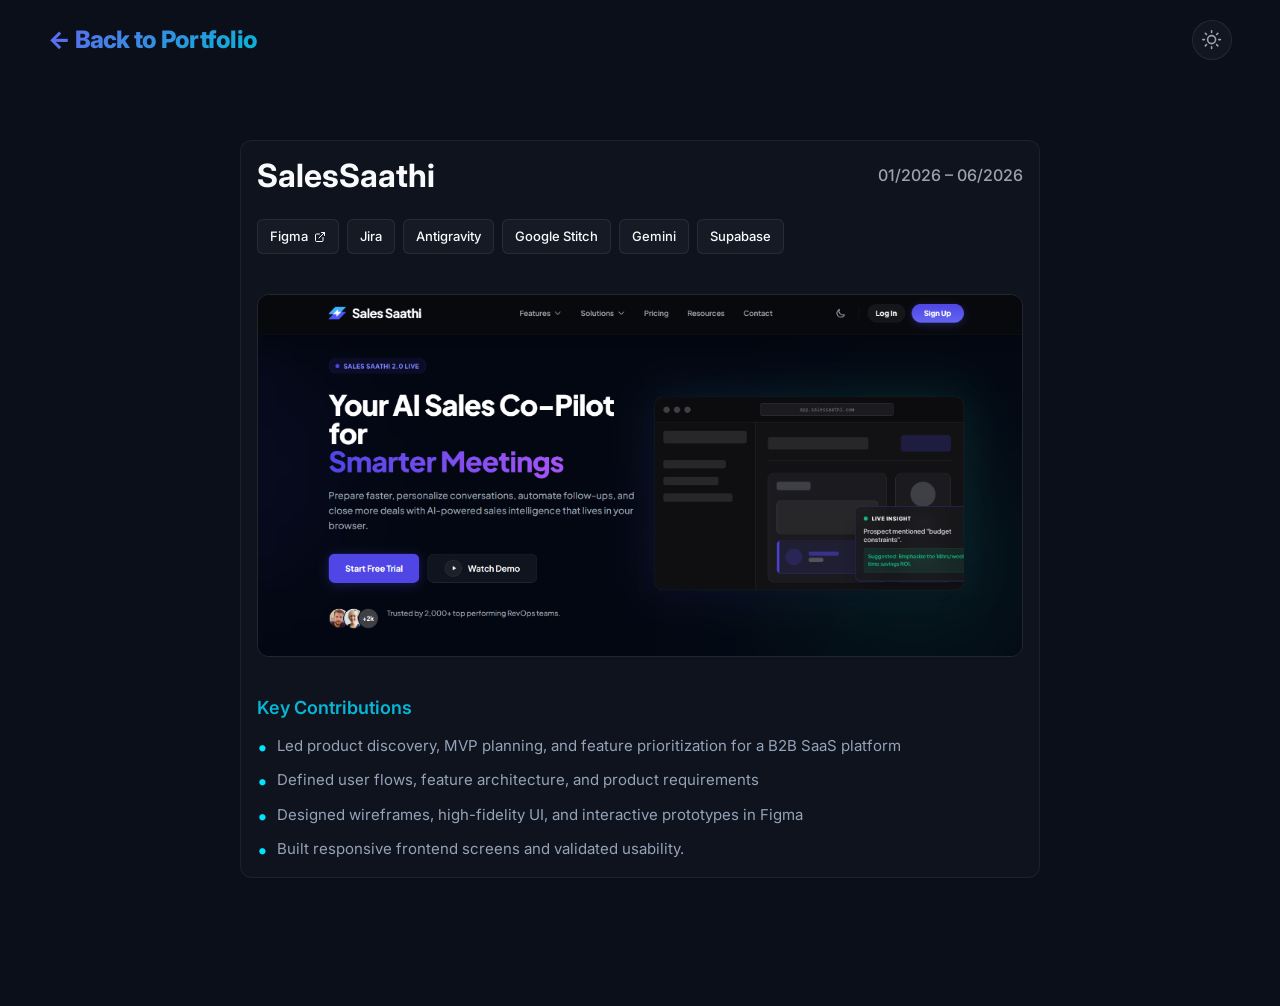
<file: salessaathi.html>
<!DOCTYPE html>
<html lang="en" data-theme="dark">
<head>
    <meta charset="UTF-8">
    <meta name="viewport" content="width=device-width, initial-scale=1.0">
    <title>SalesSaathi | Project Details</title>
    <link rel="preconnect" href="https://fonts.googleapis.com">
    <link rel="preconnect" href="https://fonts.gstatic.com" crossorigin>
    <link href="https://fonts.googleapis.com/css2?family=Inter:wght@300;400;500;600;700&display=swap" rel="stylesheet">
    <link rel="stylesheet" href="styles.css">
    <link rel="icon" href="data:image/svg+xml,<svg xmlns='http://www.w3.org/2000/svg' viewBox='0 0 100 100'><rect width='100' height='100' rx='20' fill='%230B0F19'/><text x='50' y='55' font-family='Arial, sans-serif' font-size='45' font-weight='bold' fill='%2306B6D4' text-anchor='middle' dominant-baseline='middle'>VL</text></svg>">
</head>
<body>
    <nav id="navbar" class="glass-nav" style="border-bottom: 1px solid var(--border);">
        <div class="nav-container-full">
            <div class="nav-brand">
                <a href="index.html" class="logo">
                    <span class="logo-text text-gradient">← Back to Portfolio</span>
                </a>
            </div>
            <div class="nav-actions">
                <button class="theme-toggle btn-magnetic" id="theme-toggle" aria-label="Toggle Theme">
                    <svg class="sun-icon" viewBox="0 0 24 24" fill="none" stroke="currentColor" stroke-width="2" stroke-linecap="round" stroke-linejoin="round"><circle cx="12" cy="12" r="5"></circle><line x1="12" y1="1" x2="12" y2="3"></line><line x1="12" y1="21" x2="12" y2="23"></line><line x1="4.22" y1="4.22" x2="5.64" y2="5.64"></line><line x1="18.36" y1="18.36" x2="19.78" y2="19.78"></line><line x1="1" y1="12" x2="3" y2="12"></line><line x1="21" y1="12" x2="23" y2="12"></line><line x1="4.22" y1="19.78" x2="5.64" y2="18.36"></line><line x1="18.36" y1="5.64" x2="19.78" y2="4.22"></line></svg>
                    <svg class="moon-icon" viewBox="0 0 24 24" fill="none" stroke="currentColor" stroke-width="2" stroke-linecap="round" stroke-linejoin="round"><path d="M21 12.79A9 9 0 1 1 11.21 3 7 7 0 0 0 21 12.79z"></path></svg>
                </button>
            </div>
        </div>
    </nav>

    <section class="section" style="padding-top: 140px; min-height: 100vh;">
        <div class="container">
            <div class="dash-card dash-card-compact" style="max-width: 800px; margin: 0 auto; padding: 40px;">
                <div style="display: flex; justify-content: space-between; align-items: center; margin-bottom: 24px; flex-wrap: wrap; gap: 8px;">
                    <h1 style="color: var(--c-white); font-size: 32px; font-weight: 700; margin: 0;">SalesSaathi</h1>
                    <span style="color: var(--c-gray); font-size: 16px; font-weight: 500;">01/2026 – 06/2026</span>
                </div>
                
                <div style="display: flex; gap: 8px; flex-wrap: wrap; margin-bottom: 40px;">
                    <a href="https://www.figma.com/design/vhlQrPaeBIJ8LLnq3ReT4d/sales_saathi?node-id=0-1&t=uH8ctWRYlvKgRRqF-1" target="_blank" class="dash-tag dash-tag-link">
                        Figma
                        <svg width="12" height="12" viewBox="0 0 24 24" fill="none" stroke="currentColor" stroke-width="2" stroke-linecap="round" stroke-linejoin="round"><path d="M18 13v6a2 2 0 0 1-2 2H5a2 2 0 0 1-2-2V8a2 2 0 0 1 2-2h6"></path><polyline points="15 3 21 3 21 9"></polyline><line x1="10" y1="14" x2="21" y2="3"></line></svg>
                    </a>
                    <span class="dash-tag">Jira</span>
                    <span class="dash-tag">Antigravity</span>
                    <span class="dash-tag">Google Stitch</span>
                    <span class="dash-tag">Gemini</span>
                    <span class="dash-tag">Supabase</span>
                </div>

                <div style="width: 100%; height: auto; border-radius: 12px; overflow: hidden; margin-bottom: 40px; border: 1px solid var(--border);">
                    <img src="salessaathi.png" alt="SalesSaathi Preview" style="width: 100%; height: auto; display: block; object-fit: cover;">
                </div>
                
                <h3 style="color: var(--c-cyan); font-size: 18px; margin-bottom: 16px;">Key Contributions</h3>
                <ul class="dash-bullet-list" style="font-size: 16px; line-height: 1.8;">
                    <li>Led product discovery, MVP planning, and feature prioritization for a B2B SaaS platform</li>
                    <li>Defined user flows, feature architecture, and product requirements</li>
                    <li>Designed wireframes, high-fidelity UI, and interactive prototypes in Figma</li>
                    <li>Built responsive frontend screens and validated usability.</li>
                </ul>
            </div>
        </div>
    </section>

    <script src="script.js"></script>
</body>
</html>
</file>
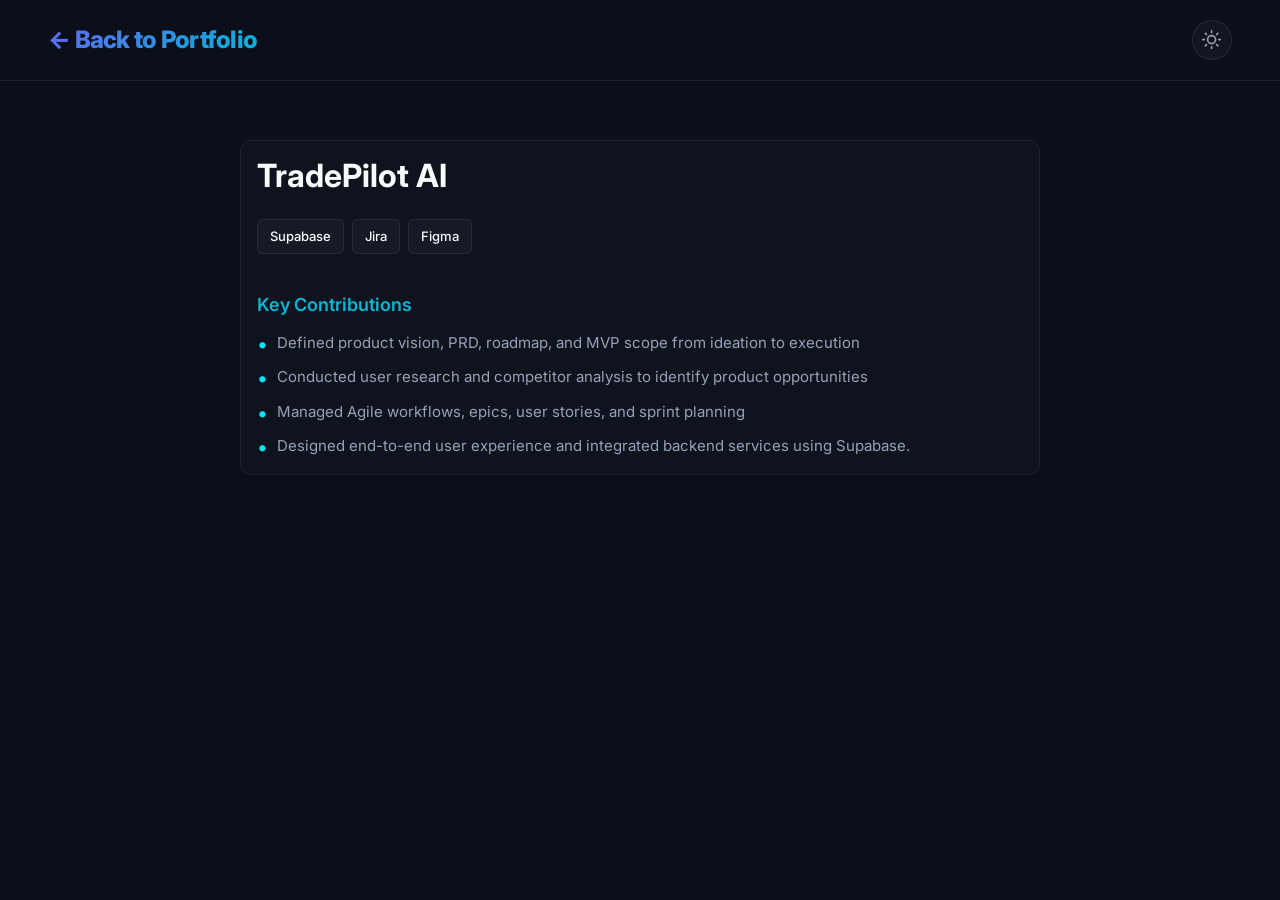
<file: tradepilot.html>
<!DOCTYPE html>
<html lang="en" data-theme="dark">
<head>
    <meta charset="UTF-8">
    <meta name="viewport" content="width=device-width, initial-scale=1.0">
    <title>TradePilot AI | Project Details</title>
    <link rel="preconnect" href="https://fonts.googleapis.com">
    <link rel="preconnect" href="https://fonts.gstatic.com" crossorigin>
    <link href="https://fonts.googleapis.com/css2?family=Inter:wght@300;400;500;600;700&display=swap" rel="stylesheet">
    <link rel="stylesheet" href="styles.css">
    <link rel="icon" href="data:image/svg+xml,<svg xmlns='http://www.w3.org/2000/svg' viewBox='0 0 100 100'><rect width='100' height='100' rx='20' fill='%230B0F19'/><text x='50' y='55' font-family='Arial, sans-serif' font-size='45' font-weight='bold' fill='%2306B6D4' text-anchor='middle' dominant-baseline='middle'>VL</text></svg>">
</head>
<body>
    <nav id="navbar" class="glass-nav" style="border-bottom: 1px solid var(--border);">
        <div class="nav-container-full">
            <div class="nav-brand">
                <a href="index.html" class="logo">
                    <span class="logo-text text-gradient">← Back to Portfolio</span>
                </a>
            </div>
            <div class="nav-actions">
                <button class="theme-toggle btn-magnetic" id="theme-toggle" aria-label="Toggle Theme">
                    <svg class="sun-icon" viewBox="0 0 24 24" fill="none" stroke="currentColor" stroke-width="2" stroke-linecap="round" stroke-linejoin="round"><circle cx="12" cy="12" r="5"></circle><line x1="12" y1="1" x2="12" y2="3"></line><line x1="12" y1="21" x2="12" y2="23"></line><line x1="4.22" y1="4.22" x2="5.64" y2="5.64"></line><line x1="18.36" y1="18.36" x2="19.78" y2="19.78"></line><line x1="1" y1="12" x2="3" y2="12"></line><line x1="21" y1="12" x2="23" y2="12"></line><line x1="4.22" y1="19.78" x2="5.64" y2="18.36"></line><line x1="18.36" y1="5.64" x2="19.78" y2="4.22"></line></svg>
                    <svg class="moon-icon" viewBox="0 0 24 24" fill="none" stroke="currentColor" stroke-width="2" stroke-linecap="round" stroke-linejoin="round"><path d="M21 12.79A9 9 0 1 1 11.21 3 7 7 0 0 0 21 12.79z"></path></svg>
                </button>
            </div>
        </div>
    </nav>

    <section class="section" style="padding-top: 140px; min-height: 100vh;">
        <div class="container">
            <div class="dash-card dash-card-compact" style="max-width: 800px; margin: 0 auto; padding: 40px;">
                <div style="display: flex; justify-content: space-between; align-items: center; margin-bottom: 24px; flex-wrap: wrap; gap: 8px;">
                    <h1 style="color: var(--c-white); font-size: 32px; font-weight: 700; margin: 0;">TradePilot AI</h1>
                </div>
                
                <div style="display: flex; gap: 8px; flex-wrap: wrap; margin-bottom: 40px;">
                    <span class="dash-tag">Supabase</span>
                    <span class="dash-tag">Jira</span>
                    <span class="dash-tag">Figma</span>
                </div>

                <!-- <div style="width: 100%; height: 300px; border-radius: 12px; overflow: hidden; margin-bottom: 40px; border: 1px solid var(--border);">
                    <img src="https://images.unsplash.com/photo-1611162617474-5b21e879e113?auto=format&fit=crop&w=1200&q=80" alt="TradePilot Preview" style="width: 100%; height: 100%; object-fit: cover;">
                </div> -->
                
                <h3 style="color: var(--c-cyan); font-size: 18px; margin-bottom: 16px;">Key Contributions</h3>
                <ul class="dash-bullet-list" style="font-size: 16px; line-height: 1.8;">
                    <li>Defined product vision, PRD, roadmap, and MVP scope from ideation to execution</li>
                    <li>Conducted user research and competitor analysis to identify product opportunities</li>
                    <li>Managed Agile workflows, epics, user stories, and sprint planning</li>
                    <li>Designed end-to-end user experience and integrated backend services using Supabase.</li>
                </ul>
            </div>
        </div>
    </section>

    <script src="script.js"></script>
</body>
</html>
</file>
<file: styles.css>
/* =========================================
   CSS Custom Properties & Reset
   ========================================= */
:root {
    /* Colors */
    --c-navy: #0B0F19;
    --c-navy-light: #131A2A;
    --c-indigo: #6366F1;
    --c-cyan: #06B6D4;
    --c-white: #F9FAFB;
    --c-gray: #9CA3AF;
    --c-gray-dark: #4B5563;
    
    /* Surfaces & Borders for Glassmorphism */
    --surface: rgba(255, 255, 255, 0.03);
    --surface-hover: rgba(255, 255, 255, 0.06);
    --border: rgba(255, 255, 255, 0.08);
    --border-hover: rgba(255, 255, 255, 0.15);

    /* Typography */
    --font-sans: 'Inter', -apple-system, BlinkMacSystemFont, "Segoe UI", Roboto, Helvetica, Arial, sans-serif;
    
    /* Transitions */
    --trans-fast: 0.2s cubic-bezier(0.4, 0, 0.2, 1);
    --trans-normal: 0.4s cubic-bezier(0.4, 0, 0.2, 1);
}

[data-theme='light'] {
    --c-navy: #F9FAFB;
    --c-navy-light: #FFFFFF;
    --c-white: #0B0F19;
    --c-gray: #4B5563;
    --c-gray-dark: #9CA3AF;
    
    --surface: rgba(0, 0, 0, 0.03);
    --surface-hover: rgba(0, 0, 0, 0.06);
    --border: rgba(0, 0, 0, 0.08);
    --border-hover: rgba(0, 0, 0, 0.15);
}

*, *::before, *::after {
    box-sizing: border-box;
    margin: 0;
    padding: 0;
}

html {
    scroll-behavior: smooth;
}

html, body {
    max-width: 100vw;
    overflow-x: hidden;
}

body {
    background-color: var(--c-navy);
    color: var(--c-gray);
    font-family: var(--font-sans);
    line-height: 1.6;
    -webkit-font-smoothing: antialiased;
    -moz-osx-font-smoothing: grayscale;
}

::selection {
    background-color: var(--c-indigo);
    color: var(--c-white);
}

h1, h2, h3, h4, h5, h6 {
    color: var(--c-white);
    line-height: 1.2;
    font-weight: 600;
}

a {
    color: inherit;
    text-decoration: none;
    transition: color var(--trans-fast);
}

ul {
    list-style: none;
}

/* =========================================
   Layout & Utilities
   ========================================= */
.container {
    width: 100%;
    max-width: 1200px;
    margin: 0 auto;
    padding: 0 2rem;
}

.section {
    padding: 8rem 0;
    position: relative;
}

.section-header {
    margin-bottom: 4rem;
    text-align: left;
}

.section-title {
    font-size: 2.5rem;
    letter-spacing: -0.02em;
    margin-bottom: 1rem;
    background: linear-gradient(135deg, var(--c-indigo), var(--c-cyan));
    -webkit-background-clip: text;
    -webkit-text-fill-color: transparent;
    background-clip: text;
}

.section-description {
    font-size: 1.125rem;
    max-width: 600px;
}

.text-gradient {
    background: linear-gradient(135deg, var(--c-indigo), var(--c-cyan));
    -webkit-background-clip: text;
    -webkit-text-fill-color: transparent;
    background-clip: text;
}

/* Background Glow */
.bg-glow {
    position: absolute;
    width: 600px;
    max-width: 100vw;
    height: 600px;
    background: radial-gradient(circle, rgba(99,102,241,0.1) 0%, rgba(11,15,25,0) 70%);
    border-radius: 50%;
    pointer-events: none;
    z-index: -1;
    filter: blur(60px);
}

.glow-top {
    top: -200px;
    left: -100px;
}

.glow-bottom {
    bottom: 20%;
    right: -200px;
    background: radial-gradient(circle, rgba(6,182,212,0.1) 0%, rgba(11,15,25,0) 70%);
}

/* Scroll Reveal */
.reveal {
    opacity: 0;
    transform: translateY(30px);
    transition: opacity 0.8s ease, transform 0.8s ease;
}

.reveal.visible {
    opacity: 1;
    transform: translateY(0);
}

/* =========================================
   Components
   ========================================= */
/* Buttons */
.btn {
    display: inline-flex;
    align-items: center;
    justify-content: center;
    padding: 0.75rem 1.5rem;
    border-radius: 9999px;
    font-weight: 500;
    font-size: 0.9375rem;
    cursor: pointer;
    border: 1px solid transparent;
    transition: all var(--trans-fast);
    /* For magnetic effect */
    will-change: transform;
    flex-shrink: 0;
    white-space: nowrap;
}

.btn-primary {
    background-color: var(--c-white);
    color: var(--c-navy);
    box-shadow: 0 4px 14px rgba(255,255,255,0.1);
}

.btn-primary:hover {
    box-shadow: 0 6px 20px rgba(255,255,255,0.2);
    transform: translateY(-1px);
}

.btn-accent {
    background: linear-gradient(135deg, var(--c-indigo), var(--c-cyan));
    color: white;
    box-shadow: 0 4px 14px rgba(99, 102, 241, 0.2);
    border: none;
}

.btn-accent:hover {
    box-shadow: 0 6px 20px rgba(99, 102, 241, 0.4);
    transform: translateY(-1px);
}

.btn-secondary {
    background-color: var(--surface);
    color: var(--c-white);
    border-color: var(--border);
    backdrop-filter: blur(10px);
}

.btn-secondary:hover {
    background-color: var(--surface-hover);
    border-color: var(--border-hover);
}

.btn-large {
    padding: 1rem 2rem;
    font-size: 1.125rem;
}

.badge {
    display: inline-block;
    padding: 0.25rem 0.75rem;
    border-radius: 9999px;
    background: rgba(99,102,241,0.1);
    color: var(--c-indigo);
    border: 1px solid rgba(99,102,241,0.2);
    font-size: 0.875rem;
    font-weight: 500;
    margin-bottom: 2rem;
}

/* Navigation */
.glass-nav {
    position: fixed;
    top: 0;
    left: 0;
    width: 100%;
    z-index: 1000;
    background: rgba(var(--nav-bg-rgb, 11, 15, 25), 0);
    border-bottom: 1px solid transparent;
    transition: background 0.4s ease, border-bottom 0.4s ease, backdrop-filter 0.4s ease, box-shadow 0.4s ease;
}

.glass-nav.scrolled {
    backdrop-filter: blur(12px);
    -webkit-backdrop-filter: blur(12px);
    background: rgba(var(--nav-bg-rgb, 11, 15, 25), 0.75);
    border-bottom: 1px solid var(--border);
    box-shadow: 0 4px 30px rgba(0, 0, 0, 0.1);
}

[data-theme="dark"] {
    --nav-bg-rgb: 11, 15, 25;
}
[data-theme="light"] {
    --nav-bg-rgb: 255, 255, 255;
}

.nav-container-full {
    display: flex;
    justify-content: space-between;
    align-items: center;
    height: 5rem;
    padding: 0 3rem;
    max-width: 1600px;
    margin: 0 auto;
}

.nav-brand .logo {
    display: flex;
    align-items: center;
    font-weight: 800;
    font-size: 1.5rem;
    letter-spacing: -0.03em;
}

.logo-text {
    font-family: var(--font-sans);
}

.nav-menu {
    flex: 1;
    display: flex;
    justify-content: center;
}

.nav-links {
    display: flex;
    gap: 2rem;
    align-items: center;
}

.nav-link {
    font-size: 0.9375rem;
    font-weight: 500;
    color: var(--c-gray);
    position: relative;
    padding: 0.5rem 0;
    transition: color 0.3s ease;
}

.nav-link::after {
    content: '';
    position: absolute;
    bottom: 0;
    left: 0;
    width: 0;
    height: 2px;
    background: var(--c-indigo);
    transition: width 0.3s ease;
    border-radius: 2px;
}

.nav-link:hover, .nav-link.active {
    color: var(--c-white);
}

.nav-link:hover::after, .nav-link.active::after {
    width: 100%;
}

.nav-actions {
    display: flex;
    align-items: center;
    gap: 1.5rem;
}

.nav-socials {
    display: flex;
    align-items: center;
    gap: 1rem;
    border-right: 1px solid var(--border);
    padding-right: 1.5rem;
}

.social-icon {
    display: flex;
    align-items: center;
    justify-content: center;
    width: 2rem;
    height: 2rem;
    color: var(--c-gray);
    border-radius: 50%;
    background: var(--surface);
    transition: all 0.3s cubic-bezier(0.175, 0.885, 0.32, 1.275);
}

.social-icon svg {
    width: 1.1rem;
    height: 1.1rem;
}

.social-icon:hover {
    color: var(--c-white);
    background: var(--c-indigo);
    transform: translateY(-3px) scale(1.1);
    box-shadow: 0 4px 12px rgba(99, 102, 241, 0.3);
}

.theme-toggle {
    display: flex;
    align-items: center;
    justify-content: center;
    width: 2.5rem;
    height: 2.5rem;
    border-radius: 50%;
    background: var(--surface);
    border: 1px solid var(--border);
    color: var(--c-gray);
    cursor: pointer;
    transition: all 0.3s ease;
    position: relative;
    overflow: hidden;
}

.theme-toggle:hover {
    background: var(--surface-hover);
    color: var(--c-white);
}

.theme-toggle svg {
    width: 1.2rem;
    height: 1.2rem;
    position: absolute;
    transition: all 0.4s cubic-bezier(0.4, 0, 0.2, 1);
}

[data-theme='dark'] .sun-icon {
    opacity: 1;
    transform: translateY(0) rotate(0);
}

[data-theme='dark'] .moon-icon {
    opacity: 0;
    transform: translateY(20px) rotate(-90deg);
}

[data-theme='light'] .sun-icon {
    opacity: 0;
    transform: translateY(-20px) rotate(90deg);
}

[data-theme='light'] .moon-icon {
    opacity: 1;
    transform: translateY(0) rotate(0);
}

.mobile-menu-btn {
    display: none;
    flex-direction: column;
    justify-content: center;
    align-items: center;
    width: 2.5rem;
    height: 2.5rem;
    background: transparent;
    border: none;
    cursor: pointer;
    z-index: 1001;
}

.mobile-menu-btn span {
    width: 1.5rem;
    height: 2px;
    background: var(--c-white);
    margin: 2px 0;
    transition: all 0.3s ease;
    border-radius: 2px;
}

@media (max-width: 1024px) {
    .nav-menu {
        position: fixed;
        top: 0;
        right: -100%;
        width: 100%;
        height: 100vh;
        background: var(--c-navy);
        display: flex;
        align-items: center;
        justify-content: center;
        transition: right 0.3s ease;
        z-index: 1000;
        box-shadow: -10px 0 30px rgba(0,0,0,0.5);
    }
    
    [data-theme='light'] .nav-menu {
        background: var(--c-white);
    }
    
    .nav-menu.active {
        right: 0;
    }
    
    .nav-links {
        flex-direction: column;
        gap: 2rem;
        text-align: center;
    }
    
    .nav-link {
        font-size: 1.5rem;
    }
    
    .nav-socials {
        display: none;
    }
    
    .nav-actions {
        gap: 0.75rem;
    }
    
    .nav-actions .btn {
        padding: 0.5rem 1rem;
        font-size: 0.875rem;
    }
    
    .mobile-menu-btn {
        display: flex;
    }
    
    .mobile-menu-btn.active span:nth-child(1) { transform: translateY(6px) rotate(45deg); }
    .mobile-menu-btn.active span:nth-child(2) { opacity: 0; }
    .mobile-menu-btn.active span:nth-child(3) { transform: translateY(-6px) rotate(-45deg); }
    
    .nav-container-full {
        padding: 0 1.5rem;
    }
}

/* =========================================
   Sections
   ========================================= */
/* =========================================
   Advanced Hero Section
   ========================================= */
.hero {
    min-height: 100vh;
    display: flex;
    align-items: center;
    padding-top: 6rem;
    padding-bottom: 4rem;
    position: relative;
    overflow: hidden;
}

.hero-grid {
    display: grid;
    grid-template-columns: repeat(12, 1fr);
    gap: 2rem;
    align-items: center;
    width: 100%;
}

.hero-left {
    grid-column: span 6;
    display: flex;
    flex-direction: column;
    align-items: flex-start;
    text-align: left;
    z-index: 2;
}

/* Badge */
.hero-badge {
    position: relative;
    display: inline-flex;
    align-items: center;
    padding: 0.5rem 1.25rem;
    border-radius: 9999px;
    background: rgba(6, 182, 212, 0.05);
    border: 1px solid rgba(6, 182, 212, 0.2);
    backdrop-filter: blur(8px);
    margin-bottom: 2rem;
    transition: all 0.3s ease;
}
.hero-badge:hover {
    border-color: rgba(6, 182, 212, 0.5);
    background: rgba(6, 182, 212, 0.1);
}
.badge-glow {
    position: absolute;
    top: 50%;
    left: 50%;
    width: 100%;
    height: 100%;
    transform: translate(-50%, -50%);
    background: radial-gradient(circle, rgba(6,182,212,0.4) 0%, transparent 70%);
    opacity: 0;
    transition: opacity 0.3s ease;
    z-index: -1;
    border-radius: 9999px;
    filter: blur(10px);
}
.hero-badge:hover .badge-glow {
    opacity: 1;
}
.badge-text {
    font-size: 0.875rem;
    font-weight: 600;
    color: var(--c-cyan);
    letter-spacing: 0.02em;
}

/* Typography */
.hero-title {
    font-size: clamp(2.5rem, 4vw, 3.5rem);
    font-weight: 600;
    line-height: 1.2;
    letter-spacing: -0.02em;
    margin-bottom: 1.25rem;
    color: transparent;
    background: linear-gradient(180deg, #FFFFFF 0%, #A1A1AA 100%);
    -webkit-background-clip: text;
    background-clip: text;
}
[data-theme='light'] .hero-title {
    background: linear-gradient(180deg, #09090B 0%, #52525B 100%);
    -webkit-background-clip: text;
}
.hero-title .text-gradient {
    background: linear-gradient(135deg, var(--c-indigo), var(--c-cyan));
    -webkit-background-clip: text;
    background-clip: text;
    color: transparent;
}

.animate-text-reveal {
    animation: textReveal 1s cubic-bezier(0.16, 1, 0.3, 1) forwards;
    opacity: 0;
    transform: translateY(20px);
}
@keyframes textReveal {
    to {
        opacity: 1;
        transform: translateY(0);
    }
}

.hero-subtitle {
    font-size: clamp(0.9rem, 1.5vw, 1.05rem);
    color: #9CA3AF;
    margin-bottom: 3rem;
    max-width: 90%;
    line-height: 1.7;
}

/* CTAs */
.hero-actions {
    display: flex;
    gap: 1.25rem;
    align-items: center;
    flex-wrap: wrap;
}

.btn-glow {
    position: relative;
    box-shadow: 0 0 20px rgba(99, 102, 241, 0.3);
}
.btn-glow:hover {
    box-shadow: 0 0 30px rgba(99, 102, 241, 0.5);
}

.btn-ghost {
    background: transparent;
    color: var(--c-white);
    border: 1px solid var(--border);
    backdrop-filter: blur(8px);
}
.btn-ghost:hover {
    border-color: var(--c-white);
    background: rgba(255, 255, 255, 0.05);
}
[data-theme='light'] .btn-ghost {
    /* Rely on var(--c-white) to automatically turn black in light mode */
}
[data-theme='light'] .btn-ghost:hover {
    background: rgba(0, 0, 0, 0.05);
}
.btn-icon {
    width: 1.25rem;
    height: 1.25rem;
    margin-left: 0.5rem;
    transition: transform 0.3s ease;
}
.btn-ghost:hover .btn-icon {
    transform: translateY(2px);
}

/* Right Side: Showcase */
.hero-right {
    grid-column: span 6;
    position: relative;
    height: auto;
    min-height: 450px;
    display: flex;
    align-items: center;
    justify-content: center;
}

.profile-showcase {
    position: relative;
    width: 100%;
    max-width: 450px;
    height: 450px;
    display: flex;
    align-items: center;
    justify-content: center;
    perspective: 1000px;
    margin: 0 auto;
}

.profile-glow {
    position: absolute;
    width: 100%;
    height: 100%;
    background: radial-gradient(circle at center, rgba(99, 102, 241, 0.4) 0%, rgba(6, 182, 212, 0.2) 40%, transparent 70%);
    filter: blur(40px);
    z-index: 1;
    animation: pulseGlow 4s ease-in-out infinite alternate;
}

@keyframes pulseGlow {
    0% { transform: scale(0.9); opacity: 0.7; }
    100% { transform: scale(1.1); opacity: 1; }
}

.profile-image-container {
    position: relative;
    width: 350px;
    height: 350px;
    border-radius: 50%;
    z-index: 5;
    background: var(--surface);
    border: 2px solid rgba(255, 255, 255, 0.1);
    box-shadow: 0 20px 50px rgba(0, 0, 0, 0.5), inset 0 0 20px rgba(255, 255, 255, 0.05);
    overflow: hidden;
}
[data-theme='light'] .profile-image-container {
    border-color: rgba(0, 0, 0, 0.1);
    box-shadow: 0 20px 50px rgba(0, 0, 0, 0.1);
}

.profile-img {
    width: 100%;
    height: 100%;
    object-fit: cover;
    border-radius: 50%;
    /* No selection/dragging */
    user-select: none;
    -webkit-user-drag: none;
    -webkit-touch-callout: none;
    pointer-events: none; /* Prevent context menu/right clicks on image itself */
    transition: transform 0.5s ease;
}

.profile-showcase:hover .profile-img {
    transform: scale(1.05);
}

/* Floating Tech Badges */
.floating-badge {
    position: absolute;
    display: flex;
    align-items: center;
    gap: 1rem;
    background: rgba(11, 15, 25, 0.7);
    backdrop-filter: blur(12px);
    -webkit-backdrop-filter: blur(12px);
    border: 1px solid rgba(255, 255, 255, 0.1);
    padding: 0.75rem 1.25rem;
    border-radius: 1rem;
    box-shadow: 0 15px 35px rgba(0, 0, 0, 0.3);
    z-index: 10;
}
[data-theme='light'] .floating-badge {
    background: rgba(255, 255, 255, 0.85);
    border-color: rgba(0, 0, 0, 0.1);
    box-shadow: 0 15px 35px rgba(0, 0, 0, 0.1);
}

.badge-1 {
    top: 15%;
    left: -10%;
    animation: floatY1 6s ease-in-out infinite;
}

.badge-2 {
    bottom: 15%;
    right: -10%;
    animation: floatY2 7s ease-in-out infinite 1s;
}

.badge-icon {
    width: 2.5rem;
    height: 2.5rem;
    border-radius: 0.75rem;
    background: linear-gradient(135deg, var(--c-indigo), var(--c-cyan));
    display: flex;
    align-items: center;
    justify-content: center;
    color: white;
}
.badge-icon svg {
    width: 1.25rem;
    height: 1.25rem;
}

.badge-text {
    display: flex;
    flex-direction: column;
}

.badge-title {
    font-size: 0.875rem;
    font-weight: 700;
    color: var(--c-white);
}

.badge-desc {
    font-size: 0.75rem;
    color: var(--c-gray);
}

@media (max-width: 1024px) {
    .hero-grid {
        grid-template-columns: 1fr;
    }
    .hero-left, .hero-right {
        grid-column: span 1;
    }
    .hero-right {
        order: 1;
    }
    .hero-left {
        order: 2;
        align-items: flex-start;
        text-align: left;
        padding-top: 0;
    }
    .hero-subtitle {
        max-width: 100%;
        text-align: left;
    }
    .hero-actions {
        justify-content: flex-start;
    }
    .hero-right {
        height: auto;
        min-height: 280px;
        margin-top: 1rem;
        margin-bottom: 1rem;
    }
    .profile-showcase {
        max-width: 100%;
        height: 280px;
    }
    .profile-image-container {
        width: 280px;
        height: 280px;
    }
    .badge-1, .badge-2 {
        transform: scale(0.85);
    }
    .badge-1 {
        left: 0;
    }
    .badge-2 {
        right: 0;
    }
}
@media (max-width: 768px) {
    .hero-right {
        display: flex;
        margin-top: 2rem;
        height: auto;
        justify-content: center;
        width: 100%;
    }
    .profile-showcase {
        transform: scale(0.8);
        margin: 0 auto;
    }
}

/* Bento Grid */
.bento-grid {
    display: grid;
    grid-template-columns: repeat(3, 1fr);
    gap: 1.5rem;
    auto-rows: minmax(250px, auto);
}

.bento-card {
    position: relative;
    background: var(--surface);
    border: 1px solid var(--border);
    border-radius: 1.5rem;
    padding: 2.5rem;
    overflow: hidden;
    display: flex;
    flex-direction: column;
    justify-content: flex-end;
    transition: border-color var(--trans-normal), transform var(--trans-normal);
}

.bento-card:hover {
    border-color: var(--border-hover);
    transform: translateY(-2px);
}

.bento-large {
    grid-column: span 2;
}

.card-icon {
    font-size: 2.5rem;
    margin-bottom: auto;
}

.card-title {
    font-size: 1.5rem;
    margin-bottom: 0.75rem;
    letter-spacing: -0.01em;
}

.card-text {
    font-size: 0.9375rem;
}

/* Card Glow Hover Effect */
.glow-effect {
    position: absolute;
    width: 200px;
    height: 200px;
    background: radial-gradient(circle, rgba(99,102,241,0.15) 0%, rgba(255,255,255,0) 70%);
    border-radius: 50%;
    pointer-events: none;
    opacity: 0;
    transition: opacity 0.3s;
    mix-blend-mode: screen;
}

.bento-card:hover .glow-effect {
    opacity: 1;
}

@media (max-width: 900px) {
    .bento-grid {
        grid-template-columns: repeat(2, 1fr);
    }
    .bento-large {
        grid-column: span 2;
    }
}

@media (max-width: 600px) {
    .bento-grid {
        grid-template-columns: 1fr;
    }
    .bento-large {
        grid-column: span 1;
    }
}

/* =========================================
   Deep-Dive Product Case Study (Accordion)
   ========================================= */
.case-study-layout {
    display: grid;
    grid-template-columns: 250px 1fr;
    gap: 4rem;
    margin-top: 3rem;
}
@media (max-width: 900px) {
    .case-study-layout {
        grid-template-columns: 1fr;
    }
}

/* Sidebar Nav */
.case-study-sidebar {
    position: relative;
}
.blueprint-nav {
    position: sticky;
    top: 6rem;
    border-left: 2px solid rgba(255,255,255,0.1);
    padding-left: 1.5rem;
}
[data-theme='light'] .blueprint-nav {
    border-left: 2px solid rgba(0,0,0,0.1);
}
.blueprint-nav ul {
    list-style: none;
    padding: 0;
    margin: 0;
    display: flex;
    flex-direction: column;
    gap: 1rem;
}
.blueprint-nav a {
    text-decoration: none;
    font-size: 0.875rem;
    color: var(--c-gray);
    font-weight: 500;
    transition: all 0.3s ease;
    display: block;
    position: relative;
}
.blueprint-nav a::before {
    content: '';
    position: absolute;
    left: -1.5rem;
    top: 50%;
    transform: translateY(-50%) translateX(-2px);
    width: 2px;
    height: 0;
    background: var(--c-cyan);
    transition: height 0.3s ease;
}
.blueprint-nav a:hover, .blueprint-nav a.active {
    color: var(--c-white);
}
[data-theme='light'] .blueprint-nav a:hover, [data-theme='light'] .blueprint-nav a.active {
    color: var(--c-navy);
}
.blueprint-nav a.active::before {
    height: 100%;
}

/* Accordion Container */
.case-study-content {
    display: flex;
    flex-direction: column;
    gap: 1rem;
}

.blueprint-accordion {
    background: rgba(255,255,255,0.02);
    border: 1px solid rgba(255,255,255,0.05);
    border-radius: 1rem;
    overflow: hidden;
    transition: border-color 0.3s ease;
}
[data-theme='light'] .blueprint-accordion {
    background: rgba(0,0,0,0.02);
    border-color: rgba(0,0,0,0.05);
}
.blueprint-accordion.expanded {
    border-color: rgba(6,182,212,0.3);
    box-shadow: 0 10px 30px rgba(0,0,0,0.2);
}

.accordion-trigger {
    width: 100%;
    display: flex;
    align-items: center;
    padding: 1.5rem 2rem;
    background: transparent;
    border: none;
    cursor: pointer;
    text-align: left;
    outline: none;
}
.phase-number {
    font-size: 0.75rem;
    font-weight: 700;
    text-transform: uppercase;
    letter-spacing: 0.1em;
    margin-right: 1.5rem;
    flex-shrink: 0;
}
.phase-title {
    font-size: 1.125rem;
    font-weight: 600;
    color: var(--c-white);
    margin: 0;
    flex: 1;
}
[data-theme='light'] .phase-title { color: var(--c-navy); }

.chevron-icon {
    width: 1.25rem;
    height: 1.25rem;
    color: var(--c-gray);
    transition: transform 0.4s cubic-bezier(0.16, 1, 0.3, 1), filter 0.3s;
}
.blueprint-accordion.expanded .chevron-icon {
    transform: rotate(180deg);
    color: var(--c-cyan);
    filter: drop-shadow(0 0 5px var(--c-cyan));
}

.accordion-content {
    display: grid;
    grid-template-rows: 0fr;
    transition: grid-template-rows 0.4s cubic-bezier(0.16, 1, 0.3, 1);
}
.blueprint-accordion.expanded .accordion-content {
    grid-template-rows: 1fr;
}
.accordion-inner {
    overflow: hidden;
    padding: 0 2rem;
    opacity: 0;
    transform: translateY(-10px);
    transition: opacity 0.4s ease, transform 0.4s ease;
}
.blueprint-accordion.expanded .accordion-inner {
    padding: 0 2rem 2rem 2rem;
    opacity: 1;
    transform: translateY(0);
    transition-delay: 0.1s;
}

/* Phase Specific Layouts */
/* Phase 1: Callout */
.impact-callout {
    background: rgba(6,182,212,0.05);
    border-left: 3px solid var(--c-cyan);
    padding: 1.5rem;
    border-radius: 0 0.5rem 0.5rem 0;
}
.impact-callout h5 { color: var(--c-cyan); margin-bottom: 0.5rem; font-size: 1.125rem; }

/* Phase 2: Badges */
.badge-grid {
    display: flex;
    flex-wrap: wrap;
    gap: 0.75rem;
}
.methodology-badge {
    padding: 0.5rem 1rem;
    background: rgba(255,255,255,0.05);
    border: 1px solid rgba(255,255,255,0.1);
    border-radius: 999px;
    font-size: 0.875rem;
    color: var(--c-gray);
}
[data-theme='light'] .methodology-badge {
    background: rgba(0,0,0,0.05); border-color: rgba(0,0,0,0.1);
}

/* Phase 3: Persona */
.persona-card {
    border-radius: 1rem;
    padding: 2rem;
    background: rgba(255,255,255,0.02);
    border: 1px solid rgba(255,255,255,0.05);
}
[data-theme='light'] .persona-card {
    background: rgba(0,0,0,0.02); border-color: rgba(0,0,0,0.05);
}
.persona-header {
    display: flex;
    align-items: center;
    gap: 1.5rem;
    margin-bottom: 1.5rem;
    border-bottom: 1px solid rgba(255,255,255,0.1);
    padding-bottom: 1.5rem;
}
[data-theme='light'] .persona-header { border-bottom-color: rgba(0,0,0,0.1); }
.persona-header .avatar {
    font-size: 3rem;
    background: rgba(255,255,255,0.05);
    width: 80px; height: 80px;
    display: flex; align-items: center; justify-content: center;
    border-radius: 50%;
}
[data-theme='light'] .persona-header .avatar { background: rgba(0,0,0,0.05); }
.persona-header h5 { font-size: 1.25rem; color: var(--c-white); margin-bottom: 0.25rem; }
[data-theme='light'] .persona-header h5 { color: var(--c-navy); }
.role-badge { font-size: 0.875rem; color: var(--c-gray); font-weight: 500; }
.persona-body {
    display: grid;
    grid-template-columns: 1fr 1fr;
    gap: 2rem;
}
.persona-block h6 { color: var(--c-white); margin-bottom: 0.5rem; font-size: 0.9375rem; }
[data-theme='light'] .persona-block h6 { color: var(--c-navy); }
.persona-block p { color: var(--c-gray); font-size: 0.875rem; line-height: 1.6; }

/* Phase 4: Matrix */
.matrix-3col {
    display: grid;
    grid-template-columns: repeat(3, 1fr);
    gap: 1.5rem;
}
.matrix-cell {
    padding: 1.5rem;
    background: rgba(255,255,255,0.03);
    border-radius: 0.75rem;
    border: 1px solid rgba(255,255,255,0.05);
}
[data-theme='light'] .matrix-cell { background: rgba(0,0,0,0.03); border-color: rgba(0,0,0,0.05); }
.matrix-cell h6 { color: var(--c-indigo); margin-bottom: 0.5rem; font-size: 1rem; }
.matrix-cell p { color: var(--c-gray); font-size: 0.875rem; line-height: 1.6; }

/* Phase 5: Solution */
.solution-narrative { margin-bottom: 2rem; font-size: 1.05rem; color: var(--c-gray); }
.solution-narrative strong { color: var(--c-white); }
[data-theme='light'] .solution-narrative strong { color: var(--c-navy); }
.feature-grid { display: grid; grid-template-columns: repeat(3, 1fr); gap: 1.5rem; }
.feature-card { padding: 1.5rem; border: 1px solid rgba(255,255,255,0.1); border-radius: 0.75rem; }
[data-theme='light'] .feature-card { border-color: rgba(0,0,0,0.1); }
.feature-card .icon { font-size: 2rem; margin-bottom: 1rem; }
.feature-card h6 { margin-bottom: 0.5rem; color: var(--c-white); font-size: 1rem; }
[data-theme='light'] .feature-card h6 { color: var(--c-navy); }
.feature-card p { color: var(--c-gray); font-size: 0.875rem; line-height: 1.6; }

/* Phase 6: Flow Map */
.flow-map {
    display: flex;
    align-items: center;
    justify-content: space-between;
    padding: 2rem 0;
    overflow-x: auto;
}
.flow-step {
    padding: 1rem;
    background: rgba(255,255,255,0.05);
    border-radius: 0.5rem;
    text-align: center;
    font-size: 0.875rem;
    font-weight: 500;
    min-width: 140px;
    color: var(--c-gray);
    border: 1px solid transparent;
}
[data-theme='light'] .flow-step { background: rgba(0,0,0,0.05); }
.flow-step.highlight { background: rgba(99,102,241,0.2); border: 1px solid var(--c-indigo); color: var(--c-white); }
[data-theme='light'] .flow-step.highlight { color: var(--c-navy); }
.flow-step.success { background: rgba(16,185,129,0.2); border: 1px solid #10B981; color: var(--c-white); }
[data-theme='light'] .flow-step.success { color: var(--c-navy); }
.flow-arrow { color: var(--c-gray); }

/* Phase 7: Gallery */
.gallery-3col { display: grid; grid-template-columns: repeat(3, 1fr); gap: 1.5rem; }
.gallery-item { text-align: center; font-size: 0.875rem; font-weight: 500; color: var(--c-gray); }
.aspect-box {
    width: 100%;
    aspect-ratio: 4/3;
    background: rgba(255,255,255,0.05);
    border-radius: 0.75rem;
    margin-bottom: 1rem;
    border: 1px solid rgba(255,255,255,0.1);
}
[data-theme='light'] .aspect-box { background: rgba(0,0,0,0.05); border-color: rgba(0,0,0,0.1); }

/* Phase 8: MoSCoW */
.moscow-matrix { display: flex; flex-direction: column; gap: 1rem; }
.moscow-row { display: flex; border: 1px solid rgba(255,255,255,0.1); border-radius: 0.5rem; overflow: hidden; }
[data-theme='light'] .moscow-row { border-color: rgba(0,0,0,0.1); }
.row-label { width: 200px; padding: 1.5rem; font-weight: 600; display: flex; align-items: center; background: rgba(255,255,255,0.02); color: var(--c-white); }
[data-theme='light'] .row-label { background: rgba(0,0,0,0.02); color: var(--c-navy); }
.row-content { padding: 1.5rem; flex: 1; font-size: 0.9375rem; color: var(--c-gray); line-height: 1.6; }
.moscow-row.must-have .row-label { border-left: 4px solid #10B981; }
.moscow-row.should-have .row-label { border-left: 4px solid var(--c-cyan); }
.moscow-row.could-have .row-label { border-left: 4px solid var(--c-gray); }

/* Phase 9: Impact */
.impact-cards { display: grid; grid-template-columns: repeat(3, 1fr); gap: 1.5rem; }
.impact-card { padding: 2rem; background: rgba(16,185,129,0.05); border: 1px solid rgba(16,185,129,0.2); border-radius: 1rem; text-align: center; }
.impact-card .stat { font-size: 2.5rem; font-weight: 800; color: #10B981; margin-bottom: 0.5rem; }
.impact-card h6 { color: var(--c-white); margin-bottom: 0.5rem; font-size: 1rem; }
[data-theme='light'] .impact-card h6 { color: var(--c-navy); }
.impact-card p { color: var(--c-gray); font-size: 0.875rem; }

/* Phase 10: Retrospective */
.premium-quote {
    font-size: 1.25rem;
    font-style: italic;
    line-height: 1.8;
    color: var(--c-white);
    border-left: 4px solid var(--c-indigo);
    padding-left: 2rem;
    margin: 0;
}
[data-theme='light'] .premium-quote { color: var(--c-navy); }

@media (max-width: 768px) {
    .matrix-3col, .feature-grid, .gallery-3col, .impact-cards, .persona-body {
        grid-template-columns: 1fr;
    }
    .moscow-row { flex-direction: column; }
    .row-label { width: 100%; border-left: none !important; border-top: 4px solid var(--c-gray); }
    .moscow-row.must-have .row-label { border-top-color: #10B981; }
    .moscow-row.should-have .row-label { border-top-color: var(--c-cyan); }
    .flow-map { flex-direction: column; gap: 1rem; }
    .flow-arrow { transform: rotate(90deg); }
}

/* =========================================
   Professional Experience Timeline
   ========================================= */
.text-left {
    text-align: left;
}

.timeline-architecture {
    position: relative;
    max-width: 900px;
    margin: 4rem auto 0;
    padding-left: 2rem;
}

/* The Spine */
.timeline-spine {
    position: absolute;
    left: 0;
    top: 0;
    bottom: 0;
    width: 2px;
    background: rgba(255, 255, 255, 0.1);
    border-radius: 2px;
}
[data-theme='light'] .timeline-spine {
    background: rgba(0, 0, 0, 0.1);
}
.spine-progress {
    position: absolute;
    top: 0;
    left: 0;
    width: 100%;
    height: 0%; /* Adjusted via JS on scroll */
    background: linear-gradient(to bottom, var(--c-indigo), var(--c-cyan));
    border-radius: 2px;
    transition: height 0.3s ease-out;
}

/* Timeline Nodes */
.timeline-node {
    position: relative;
    margin-bottom: 4rem;
    opacity: 0;
    transform: translateY(30px);
    transition: all 0.8s cubic-bezier(0.16, 1, 0.3, 1);
}
.timeline-node.visible {
    opacity: 1;
    transform: translateY(0);
}
.timeline-node:last-child {
    margin-bottom: 0;
}

.node-dot {
    position: absolute;
    left: -2.35rem; /* -2rem padding + roughly half width */
    top: 2rem;
    width: 0.75rem;
    height: 0.75rem;
    border-radius: 50%;
    background: var(--c-navy);
    border: 2px solid var(--border);
    transition: all 0.4s ease;
    z-index: 2;
}
[data-theme='light'] .node-dot {
    background: var(--c-white);
}

.timeline-node:hover .node-dot {
    border-color: var(--c-cyan);
    background: var(--c-cyan);
    box-shadow: 0 0 15px rgba(6, 182, 212, 0.6);
}

/* Glass Cards */
.timeline-card {
    background: rgba(255, 255, 255, 0.02);
    border: 1px solid rgba(255, 255, 255, 0.1);
    border-radius: 1.25rem;
    padding: 2.5rem;
    backdrop-filter: blur(12px);
    transition: transform 0.4s cubic-bezier(0.25, 0.46, 0.45, 0.94), box-shadow 0.4s ease, border-color 0.4s ease;
}
[data-theme='light'] .timeline-card {
    background: rgba(255, 255, 255, 0.7);
    border: 1px solid rgba(0, 0, 0, 0.1);
}

.timeline-node:hover .timeline-card {
    transform: scale(1.02);
    box-shadow: 0 20px 40px rgba(0, 0, 0, 0.3);
    border-color: rgba(99, 102, 241, 0.4);
}
[data-theme='light'] .timeline-node:hover .timeline-card {
    box-shadow: 0 20px 40px rgba(0, 0, 0, 0.05);
}

/* Card Header */
.card-header {
    display: flex;
    justify-content: space-between;
    align-items: flex-start;
    flex-wrap: wrap;
    gap: 1rem;
    margin-bottom: 1.5rem;
}
.role-title {
    font-size: 1.25rem;
    font-weight: 700;
    color: var(--c-indigo);
    margin-bottom: 0.25rem;
}
.company-name {
    font-size: 1.5rem;
    font-weight: 800;
    color: var(--c-white);
    letter-spacing: -0.02em;
}
[data-theme='light'] .company-name {
    color: var(--c-navy);
}
.duration-badge {
    font-size: 0.75rem;
    font-weight: 600;
    text-transform: uppercase;
    color: var(--c-gray);
    background: rgba(255, 255, 255, 0.05);
    padding: 0.4rem 0.8rem;
    border-radius: 999px;
    border: 1px solid rgba(255, 255, 255, 0.1);
}
[data-theme='light'] .duration-badge {
    background: rgba(0, 0, 0, 0.05);
    border-color: rgba(0, 0, 0, 0.05);
}

/* Competency Matrix */
.competency-matrix {
    list-style: none;
    padding: 0;
    margin: 0;
    display: flex;
    flex-direction: column;
    gap: 1.25rem;
}
.competency-matrix li {
    display: flex;
    align-items: flex-start;
    gap: 1rem;
    font-size: 0.9375rem;
    line-height: 1.6;
    color: var(--c-gray);
}
.competency-matrix li strong {
    color: var(--c-white);
    font-weight: 600;
}
[data-theme='light'] .competency-matrix li strong {
    color: var(--c-navy);
}

.bullet-vector {
    width: 1.25rem;
    height: 1.25rem;
    flex-shrink: 0;
    color: var(--border);
    margin-top: 0.15rem;
    transition: color 0.3s ease;
}
.timeline-node:hover .bullet-vector {
    color: var(--c-cyan);
}

/* Footer */
.footer {
    border-top: 1px solid var(--border);
    background: linear-gradient(to bottom, transparent, rgba(11, 15, 25, 1));
}

.footer-cta {
    text-align: center;
    margin-bottom: 6rem;
}

.footer-title {
    font-size: clamp(2.5rem, 4vw, 3.5rem);
    letter-spacing: -0.02em;
    margin-bottom: 1rem;
}

.footer-subtitle {
    font-size: 1.125rem;
    margin-bottom: 2.5rem;
}

.footer-bottom {
    display: flex;
    justify-content: space-between;
    align-items: center;
    padding-top: 2rem;
    border-top: 1px solid var(--border);
    flex-wrap: wrap;
    gap: 2rem;
}

.footer-logo {
    display: flex;
    align-items: center;
    gap: 0.5rem;
    font-weight: 700;
    color: var(--c-white);
}

.social-links {
    display: flex;
    gap: 1.5rem;
}

.social-link {
    font-size: 0.875rem;
    font-weight: 500;
}

.social-link:hover {
    color: var(--c-white);
}

.copyright {
    font-size: 0.875rem;
}

@media (max-width: 768px) {
    .footer-bottom {
        flex-direction: column;
        text-align: center;
    }
}

/* =========================================
   About Section (Bento Grid)
   ========================================= */
.about-grid {
    display: grid;
    grid-template-columns: 5fr 7fr;
    gap: 4rem;
    align-items: stretch;
}

/* Left Narrative */
.about-left {
    display: flex;
    flex-direction: column;
    justify-content: center;
}

.section-label {
    font-size: 0.875rem;
    font-weight: 700;
    color: var(--c-cyan);
    letter-spacing: 0.1em;
    margin-bottom: 2rem;
    text-transform: uppercase;
}

.narrative-block {
    position: relative;
    padding-left: 1.5rem;
}

.accent-line {
    position: absolute;
    left: 0;
    top: 0;
    bottom: 0;
    width: 2px;
    background: linear-gradient(to bottom, var(--c-indigo), transparent);
    border-radius: 2px;
}

.narrative-text {
    font-size: clamp(1.25rem, 2vw, 1.5rem);
    line-height: 1.6;
    color: var(--c-white);
    font-weight: 400;
}
[data-theme='light'] .narrative-text {
    color: var(--c-navy);
}

/* Right Credentials Matrix */
.about-right {
    display: flex;
    flex-direction: column;
    gap: 1.5rem;
}

.matrix-card {
    background: rgba(255, 255, 255, 0.02);
    border: 1px solid rgba(255, 255, 255, 0.1);
    border-radius: 1.25rem;
    padding: 2rem;
    backdrop-filter: blur(12px);
    transition: transform 0.3s ease, border-color 0.3s ease;
}
[data-theme='light'] .matrix-card {
    background: rgba(255, 255, 255, 0.7);
    border: 1px solid rgba(0, 0, 0, 0.1);
}
.matrix-card:hover {
    transform: translateY(-4px);
    border-color: rgba(99, 102, 241, 0.5);
}

.card-heading {
    font-size: 1.125rem;
    font-weight: 600;
    color: var(--c-white);
    margin-bottom: 1.5rem;
}
[data-theme='light'] .card-heading {
    color: var(--c-navy);
}

.credential-row {
    display: flex;
    align-items: flex-start;
    gap: 1rem;
    margin-bottom: 1.25rem;
}
.credential-row:last-child {
    margin-bottom: 0;
}

.cred-icon {
    font-size: 1.5rem;
    line-height: 1;
    background: rgba(255,255,255,0.05);
    padding: 0.5rem;
    border-radius: 0.5rem;
    border: 1px solid rgba(255,255,255,0.05);
}
[data-theme='light'] .cred-icon {
    background: rgba(0,0,0,0.05);
    border-color: rgba(0,0,0,0.05);
}

.cred-indicator {
    width: 8px;
    height: 8px;
    border-radius: 50%;
    background: var(--c-cyan);
    margin-top: 0.5rem;
    box-shadow: 0 0 10px var(--c-cyan);
}

.cred-info {
    flex: 1;
}
.cred-header {
    display: flex;
    justify-content: space-between;
    align-items: center;
    margin-bottom: 0.25rem;
}
.cred-title {
    font-size: 1rem;
    font-weight: 500;
    color: var(--c-white);
}
[data-theme='light'] .cred-title {
    color: var(--c-navy);
}
.cred-subtitle {
    font-size: 0.875rem;
    color: var(--c-gray);
    display: block;
    line-height: 1.5;
}

.micro-badge {
    font-size: 0.65rem;
    font-weight: 700;
    text-transform: uppercase;
    background: rgba(99, 102, 241, 0.1);
    color: var(--c-indigo);
    padding: 0.2rem 0.5rem;
    border-radius: 999px;
    border: 1px solid rgba(99, 102, 241, 0.2);
}

/* Metrics Canvas */
.metrics-row {
    display: grid;
    grid-template-columns: repeat(3, 1fr);
    gap: 1rem;
}

.metric-card {
    background: rgba(255, 255, 255, 0.02);
    border: 1px solid rgba(255, 255, 255, 0.1);
    border-radius: 1rem;
    padding: 1.5rem 1rem;
    text-align: center;
    backdrop-filter: blur(12px);
    transition: transform 0.3s ease, border-color 0.3s ease;
}
[data-theme='light'] .metric-card {
    background: rgba(255, 255, 255, 0.7);
    border: 1px solid rgba(0, 0, 0, 0.1);
}
.metric-card:hover {
    transform: translateY(-4px);
    border-color: rgba(6, 182, 212, 0.5);
}

.metric-value {
    font-size: 2.5rem;
    font-weight: 700;
    color: var(--c-white);
    line-height: 1;
    display: inline-block;
}
[data-theme='light'] .metric-value {
    color: var(--c-navy);
}
.metric-plus {
    font-size: 1.5rem;
    font-weight: 700;
    color: var(--c-cyan);
    vertical-align: top;
    margin-left: 2px;
}
.metric-label {
    font-size: 0.75rem;
    font-weight: 600;
    color: var(--c-gray);
    text-transform: uppercase;
    letter-spacing: 0.05em;
    margin-top: 0.5rem;
}

/* Scroll Animations */
.reveal-fade-in {
    opacity: 0;
    transform: translateX(-20px);
    transition: all 0.8s cubic-bezier(0.16, 1, 0.3, 1);
}
.reveal-cascade {
    opacity: 0;
    transform: translateY(20px);
    transition: all 0.8s cubic-bezier(0.16, 1, 0.3, 1);
}
.reveal.visible .reveal-fade-in {
    opacity: 1;
    transform: translateX(0);
}
.reveal.visible .reveal-cascade {
    opacity: 1;
    transform: translateY(0);
}

@media (max-width: 1024px) {
    .about-grid {
        grid-template-columns: 1fr;
        gap: 3rem;
    }
}
@media (max-width: 640px) {
    .metrics-row {
        grid-template-columns: 1fr;
    }
}

/* =========================================
   Core Competency & Tech Stack Matrix
   ========================================= */
.skill-matrix-grid {
    display: grid;
    grid-template-columns: repeat(12, 1fr);
    gap: 1.5rem;
    margin-top: 2rem;
}

/* Category Cards */
.skill-category-card {
    background: rgba(255, 255, 255, 0.02);
    border: 1px solid rgba(255, 255, 255, 0.1);
    border-radius: 1.5rem;
    padding: 2.5rem;
    backdrop-filter: blur(12px);
    transition: transform 0.4s ease, border-color 0.4s ease, box-shadow 0.4s ease;
    display: flex;
    flex-direction: column;
}
[data-theme='light'] .skill-category-card {
    background: rgba(255, 255, 255, 0.7);
    border: 1px solid rgba(0, 0, 0, 0.1);
}

.skill-matrix-grid .skill-category-card:nth-child(1) { grid-column: span 7; }
.skill-matrix-grid .skill-category-card:nth-child(2) { grid-column: span 5; }
.skill-matrix-grid .skill-category-card:nth-child(3) { grid-column: span 5; }
.skill-matrix-grid .skill-category-card:nth-child(4) { grid-column: span 7; }

@media (max-width: 1024px) {
    .skill-matrix-grid .skill-category-card:nth-child(n) { grid-column: span 12; }
}

.skill-category-card:hover {
    transform: translateY(-4px);
    border-color: var(--accent);
    box-shadow: 0 10px 40px -10px var(--accent);
}

.category-header {
    margin-bottom: 2rem;
    border-left: 3px solid var(--accent);
    padding-left: 1rem;
}
.category-title {
    font-size: 1.25rem;
    font-weight: 700;
    color: var(--c-white);
    margin-bottom: 0.25rem;
}
[data-theme='light'] .category-title {
    color: var(--c-navy);
}
.category-subtitle {
    font-size: 0.875rem;
    color: var(--c-gray);
}

/* Skill Capsules */
.skill-capsule-container {
    display: flex;
    flex-wrap: wrap;
    gap: 1rem;
    margin-top: auto;
}

.skill-capsule {
    display: flex;
    flex-direction: column;
    gap: 0.5rem;
    padding: 0.75rem 1rem;
    background: rgba(255, 255, 255, 0.03);
    border: 1px solid rgba(255, 255, 255, 0.05);
    border-radius: 0.75rem;
    transition: all 0.3s ease;
    flex: 1 1 calc(50% - 1rem); /* 2 items per row */
    min-width: 150px;
}
[data-theme='light'] .skill-capsule {
    background: rgba(0, 0, 0, 0.03);
    border: 1px solid rgba(0, 0, 0, 0.05);
}

.skill-capsule:hover {
    background: rgba(255, 255, 255, 0.08);
    transform: translateY(-2px);
    border-color: var(--accent);
}
[data-theme='light'] .skill-capsule:hover {
    background: rgba(0, 0, 0, 0.05);
}

.skill-name {
    font-size: 0.875rem;
    font-weight: 500;
    color: var(--c-white);
    display: flex;
    align-items: center;
    gap: 0.5rem;
}
[data-theme='light'] .skill-name {
    color: var(--c-navy);
}
.skill-name::before {
    content: '';
    display: inline-block;
    width: 6px;
    height: 6px;
    border-radius: 50%;
    background: var(--c-gray);
    transition: background 0.3s ease, transform 0.3s ease;
}
.skill-capsule:hover .skill-name::before {
    background: var(--accent);
    transform: scale(1.5);
    box-shadow: 0 0 8px var(--accent);
}

/* Dot Array Indicators */
.skill-dots {
    display: flex;
    gap: 4px;
}
.skill-dots .dot {
    width: 6px;
    height: 6px;
    border-radius: 50%;
    background: rgba(255, 255, 255, 0.1);
    transition: background 0.3s ease;
}
[data-theme='light'] .skill-dots .dot {
    background: rgba(0, 0, 0, 0.1);
}
.skill-dots .dot.active {
    background: rgba(255, 255, 255, 0.5);
}
[data-theme='light'] .skill-dots .dot.active {
    background: rgba(0, 0, 0, 0.5);
}
.skill-capsule:hover .skill-dots .dot.active {
    background: var(--accent);
}

/* =========================================
   Design & Artifact Showcase (Media Matrix)
   ========================================= */

.taxonomy-filters {
    display: flex;
    justify-content: center;
    margin-bottom: 3rem;
}
.filter-track {
    display: inline-flex;
    background: rgba(255,255,255,0.02);
    border: 1px solid rgba(255,255,255,0.05);
    border-radius: 999px;
    padding: 0.25rem;
    position: relative;
}
[data-theme='light'] .filter-track {
    background: rgba(0,0,0,0.02);
    border-color: rgba(0,0,0,0.05);
}
.filter-pill {
    background: transparent;
    border: none;
    color: var(--c-gray);
    font-size: 0.875rem;
    font-weight: 500;
    padding: 0.5rem 1.25rem;
    border-radius: 999px;
    cursor: pointer;
    transition: color 0.3s ease, background 0.3s ease;
    z-index: 2;
}
.filter-pill:hover {
    color: var(--c-white);
}
[data-theme='light'] .filter-pill:hover {
    color: var(--c-navy);
}
.filter-pill.active {
    color: var(--c-navy);
    background: var(--c-white);
    font-weight: 600;
}
[data-theme='light'] .filter-pill.active {
    color: var(--c-white);
    background: var(--c-navy);
}

.media-matrix {
    display: grid;
    grid-template-columns: repeat(auto-fill, minmax(300px, 1fr));
    grid-auto-rows: 250px;
    gap: 2rem;
}
.artifact-card {
    display: flex;
    flex-direction: column;
    gap: 1rem;
    transition: opacity 0.4s ease, transform 0.4s ease;
    will-change: transform, opacity;
}
.artifact-card.hidden {
    display: none;
}
.artifact-card.wide {
    grid-column: span 2;
}
.artifact-card.vertical {
    grid-row: span 2;
}
@media (max-width: 768px) {
    .artifact-card.wide, .artifact-card.vertical {
        grid-column: span 1;
        grid-row: span 1;
    }
}

.artifact-visual {
    position: relative;
    width: 100%;
    height: 100%;
    border-radius: 1rem;
    border: 1px solid rgba(255,255,255,0.05);
    overflow: hidden;
    background: rgba(0,0,0,0.2);
    cursor: pointer;
}
[data-theme='light'] .artifact-visual {
    border-color: rgba(0,0,0,0.05);
    background: rgba(0,0,0,0.02);
}
.ambient-glow {
    position: absolute;
    top: 50%; left: 50%;
    transform: translate(-50%, -50%);
    width: 80%; height: 80%;
    background: radial-gradient(circle, rgba(99,102,241,0.2) 0%, transparent 70%);
    opacity: 0;
    transition: opacity 0.4s ease;
    filter: blur(40px);
}
.artifact-visual img {
    width: 100%;
    height: 100%;
    object-fit: cover;
    transition: transform 0.6s cubic-bezier(0.16, 1, 0.3, 1);
    will-change: transform;
}
.tech-badge-abs {
    position: absolute;
    top: 1rem;
    left: 1rem;
    background: rgba(11,15,25,0.8);
    backdrop-filter: blur(8px);
    border: 1px solid rgba(255,255,255,0.1);
    color: var(--c-white);
    padding: 0.25rem 0.75rem;
    border-radius: 999px;
    font-size: 0.75rem;
    font-weight: 600;
    z-index: 2;
}
.hover-overlay {
    position: absolute;
    inset: 0;
    background: rgba(11,15,25,0.6);
    display: flex;
    align-items: center;
    justify-content: center;
    opacity: 0;
    transition: opacity 0.4s ease;
}
.overlay-action {
    color: var(--c-white);
    font-size: 0.875rem;
    font-weight: 600;
    padding: 0.75rem 1.5rem;
    border: 1px solid var(--c-white);
    border-radius: 999px;
    transform: translateY(10px);
    transition: transform 0.4s ease;
}
.artifact-visual:hover .ambient-glow { opacity: 1; }
.artifact-visual:hover img { transform: scale(1.03); }
.artifact-visual:hover .hover-overlay { opacity: 1; }
.artifact-visual:hover .overlay-action { transform: translateY(0); }

.artifact-meta h4 {
    font-size: 1rem;
    color: var(--c-white);
    margin-bottom: 0.25rem;
}
[data-theme='light'] .artifact-meta h4 { color: var(--c-navy); }
.artifact-meta p {
    font-size: 0.75rem;
    text-transform: uppercase;
    letter-spacing: 0.05em;
    color: var(--c-gray);
    font-weight: 600;
}

/* Lightbox Modal */
.lightbox-modal {
    position: fixed;
    inset: 0;
    z-index: 1000;
    display: flex;
    align-items: center;
    justify-content: center;
    opacity: 0;
    pointer-events: none;
    transition: opacity 0.3s ease;
}
.lightbox-modal.active {
    opacity: 1;
    pointer-events: auto;
}
.lightbox-backdrop {
    position: absolute;
    inset: 0;
    background: rgba(11,15,25,0.9);
    backdrop-filter: blur(20px);
}
[data-theme='light'] .lightbox-backdrop {
    background: rgba(255,255,255,0.9);
}
.lightbox-close {
    position: absolute;
    top: 2rem;
    right: 2rem;
    background: transparent;
    border: none;
    color: var(--c-white);
    cursor: pointer;
    z-index: 10;
    width: 3rem;
    height: 3rem;
    display: flex;
    align-items: center;
    justify-content: center;
    border-radius: 50%;
    background: rgba(255,255,255,0.1);
    transition: transform 0.3s ease;
}
[data-theme='light'] .lightbox-close {
    color: var(--c-navy);
    background: rgba(0,0,0,0.1);
}
.lightbox-close:hover {
    transform: scale(1.1);
}
.lightbox-content {
    position: relative;
    max-width: 90vw;
    max-height: 90vh;
    z-index: 2;
}
.lightbox-image {
    max-width: 100%;
    max-height: 90vh;
    border-radius: 0.5rem;
    box-shadow: 0 20px 40px rgba(0,0,0,0.5);
}
.lightbox-controls {
    position: absolute;
    top: 50%;
    left: -4rem;
    right: -4rem;
    display: flex;
    justify-content: space-between;
    transform: translateY(-50%);
    pointer-events: none;
}
.lightbox-prev, .lightbox-next {
    background: rgba(255,255,255,0.1);
    border: none;
    color: var(--c-white);
    width: 3rem;
    height: 3rem;
    border-radius: 50%;
    cursor: pointer;
    pointer-events: auto;
    display: flex;
    align-items: center;
    justify-content: center;
    transition: all 0.3s ease;
}
[data-theme='light'] .lightbox-prev, [data-theme='light'] .lightbox-next {
    background: rgba(0,0,0,0.1);
    color: var(--c-navy);
}
.lightbox-prev:hover, .lightbox-next:hover {
    background: rgba(255,255,255,0.2);
    transform: scale(1.1);
}
@media (max-width: 768px) {
    .lightbox-controls { left: 1rem; right: 1rem; }
}

/* =========================================
   Professional Credentials Section
   ========================================= */

.credentials-grid {
    display: grid;
    grid-template-columns: repeat(auto-fit, minmax(300px, 1fr));
    gap: 2rem;
    margin-top: 3rem;
}

.cred-card {
    background: var(--surface);
    border: 1px solid rgba(255, 255, 255, 0.05);
    border-radius: 1.25rem;
    overflow: hidden;
    backdrop-filter: blur(12px);
    transition: transform 0.4s cubic-bezier(0.16, 1, 0.3, 1), box-shadow 0.4s ease, border-color 0.4s ease;
    display: flex;
    flex-direction: column;
    position: relative;
    will-change: transform, box-shadow;
}
[data-theme='light'] .cred-card {
    background: rgba(255, 255, 255, 0.6);
    border-color: rgba(0, 0, 0, 0.08);
}

.cred-visual {
    position: relative;
    width: 100%;
    height: 220px;
    background: rgba(0, 0, 0, 0.2);
    overflow: hidden;
    border-bottom: 1px solid rgba(255, 255, 255, 0.05);
}
[data-theme='light'] .cred-visual {
    background: rgba(0, 0, 0, 0.03);
    border-bottom-color: rgba(0, 0, 0, 0.05);
}

.cred-glow {
    position: absolute;
    top: 50%;
    left: 50%;
    transform: translate(-50%, -50%);
    width: 120%;
    height: 120%;
    background: radial-gradient(circle, rgba(99, 102, 241, 0.15) 0%, transparent 60%);
    opacity: 0;
    transition: opacity 0.5s ease;
    filter: blur(30px);
}

.cred-visual img {
    width: 100%;
    height: 100%;
    object-fit: cover;
    mix-blend-mode: overlay;
    opacity: 0.8;
    transition: transform 0.5s ease, opacity 0.5s ease;
}
[data-theme='light'] .cred-visual img {
    mix-blend-mode: normal;
    opacity: 0.9;
}

.cred-content {
    padding: 1.5rem;
    display: flex;
    flex-direction: column;
    flex: 1;
    justify-content: space-between;
    gap: 1.5rem;
}

.cred-meta h4 {
    font-size: 1.125rem;
    font-weight: 700;
    color: var(--c-white);
    margin-bottom: 0.25rem;
    line-height: 1.3;
}
[data-theme='light'] .cred-meta h4 {
    color: var(--c-navy);
}

.cred-meta p {
    font-size: 0.875rem;
    color: var(--c-gray);
    font-weight: 500;
}

.cred-verify-btn {
    display: inline-flex;
    align-items: center;
    gap: 0.5rem;
    font-size: 0.875rem;
    font-weight: 600;
    color: var(--c-gray);
    text-decoration: none;
    transition: color 0.3s ease;
    width: fit-content;
}
.cred-verify-btn svg {
    width: 16px;
    height: 16px;
    transition: transform 0.3s ease, color 0.3s ease;
}

/* Hover States */
.cred-card:hover {
    transform: translateY(-6px);
    border-color: rgba(99, 102, 241, 0.4);
    box-shadow: 0 12px 30px rgba(0, 0, 0, 0.3), 0 0 20px rgba(99, 102, 241, 0.1);
}
[data-theme='light'] .cred-card:hover {
    box-shadow: 0 12px 30px rgba(0, 0, 0, 0.05), 0 0 20px rgba(99, 102, 241, 0.15);
}

.cred-card:hover .cred-glow {
    opacity: 1;
}

.cred-card:hover .cred-visual img {
    transform: scale(1.05);
    opacity: 1;
}

.cred-card:hover .cred-verify-btn {
    color: var(--c-cyan);
}
.cred-card:hover .cred-verify-btn svg {
    transform: translate(2px, -2px);
    color: var(--c-cyan);
}

/* =========================================
   Inbound Communications & Contact Portal
   ========================================= */

.contact-terminal {
    position: relative;
    padding: 4rem;
    border-radius: 2rem;
    background: rgba(11, 15, 25, 0.6);
    border: 1px solid rgba(255, 255, 255, 0.05);
    backdrop-filter: blur(20px);
    overflow: hidden;
}
[data-theme='light'] .contact-terminal {
    background: rgba(255, 255, 255, 0.7);
    border-color: rgba(0, 0, 0, 0.05);
}

.terminal-glow {
    position: absolute;
    top: -50%;
    left: -50%;
    width: 200%;
    height: 200%;
    background: radial-gradient(circle, rgba(99, 102, 241, 0.1) 0%, rgba(6, 182, 212, 0.05) 30%, transparent 60%);
    z-index: -1;
    pointer-events: none;
}
[data-theme='light'] .terminal-glow {
    background: radial-gradient(circle, rgba(99, 102, 241, 0.05) 0%, rgba(6, 182, 212, 0.02) 30%, transparent 60%);
}

.terminal-header {
    margin-bottom: 4rem;
}
.terminal-title {
    font-size: 2.5rem;
    font-weight: 700;
    letter-spacing: -0.02em;
    margin-bottom: 1rem;
    color: var(--c-white);
}
[data-theme='light'] .terminal-title {
    color: var(--c-navy);
}
.terminal-subtitle {
    color: var(--c-gray);
    font-size: 1.125rem;
}

.terminal-grid {
    display: grid;
    grid-template-columns: 1fr 1fr;
    gap: 4rem;
}
@media (max-width: 1024px) {
    .terminal-grid {
        grid-template-columns: 1fr;
        gap: 3rem;
    }
    .contact-terminal {
        padding: 2.5rem 1.5rem;
    }
}

/* Left Column: Matrix */
.comm-matrix {
    display: flex;
    flex-direction: column;
    gap: 1.5rem;
}

.comm-vector {
    display: flex;
    align-items: center;
    padding: 1.5rem;
    background: rgba(255, 255, 255, 0.02);
    border: 1px solid rgba(255, 255, 255, 0.05);
    border-radius: 1rem;
    text-decoration: none;
    color: var(--c-white);
    transition: all 0.3s cubic-bezier(0.16, 1, 0.3, 1);
    cursor: pointer;
    position: relative;
}
[data-theme='light'] .comm-vector {
    background: rgba(0, 0, 0, 0.02);
    border-color: rgba(0, 0, 0, 0.05);
    color: var(--c-navy);
}

.comm-vector:hover {
    transform: translateY(-4px);
    background: rgba(255, 255, 255, 0.05);
    border-color: rgba(255, 255, 255, 0.1);
}
[data-theme='light'] .comm-vector:hover {
    background: rgba(0, 0, 0, 0.04);
    border-color: rgba(0, 0, 0, 0.1);
}

.vector-icon {
    width: 3rem;
    height: 3rem;
    border-radius: 0.75rem;
    background: rgba(99, 102, 241, 0.1);
    color: var(--c-indigo);
    display: flex;
    align-items: center;
    justify-content: center;
    margin-right: 1.5rem;
}
.vector-icon svg {
    width: 1.5rem;
    height: 1.5rem;
}

.vector-meta {
    display: flex;
    flex-direction: column;
    gap: 0.25rem;
}
.vector-label {
    font-size: 0.75rem;
    text-transform: uppercase;
    letter-spacing: 0.05em;
    font-weight: 700;
    color: var(--c-gray);
}
.vector-value {
    font-size: 1rem;
    font-weight: 600;
}

.vector-action, .external-icon {
    margin-left: auto;
    font-size: 0.875rem;
    font-weight: 600;
    color: var(--c-gray);
    transition: color 0.3s ease, transform 0.3s ease;
}
.external-icon {
    width: 1.25rem;
    height: 1.25rem;
}
.comm-vector:hover .vector-action, .comm-vector:hover .external-icon {
    color: var(--c-cyan);
}
.comm-vector:hover .external-icon {
    transform: translate(2px, -2px);
}

/* Right Column: Input Core */
.inbound-core {
    position: relative;
    width: 100%;
}
.capture-form {
    display: flex;
    flex-direction: column;
    gap: 1.5rem;
    transition: opacity 0.4s ease;
}

.input-group {
    position: relative;
}
.terminal-input {
    width: 100%;
    background: rgba(255, 255, 255, 0.02);
    border: 1px solid rgba(255, 255, 255, 0.1);
    border-radius: 0.75rem;
    padding: 1.25rem 1rem 0.5rem 1rem;
    color: var(--c-white);
    font-size: 1rem;
    transition: border-color 0.3s ease, box-shadow 0.3s ease;
    font-family: inherit;
}
[data-theme='light'] .terminal-input {
    background: rgba(0, 0, 0, 0.02);
    border-color: rgba(0, 0, 0, 0.1);
    color: var(--c-navy);
}
.terminal-textarea {
    resize: vertical;
    min-height: 120px;
    padding-top: 1.5rem;
}

.floating-label {
    position: absolute;
    left: 1rem;
    top: 50%;
    transform: translateY(-50%);
    color: var(--c-gray);
    font-size: 1rem;
    pointer-events: none;
    transition: all 0.2s ease;
}
.terminal-textarea + .floating-label {
    top: 1.5rem;
    transform: none;
}
.terminal-input:focus,
.terminal-input:not(:placeholder-shown) {
    border-color: var(--c-indigo);
    box-shadow: 0 0 10px rgba(99, 102, 241, 0.1);
    outline: none;
}
.terminal-input:focus + .floating-label,
.terminal-input:not(:placeholder-shown) + .floating-label {
    top: 0.5rem;
    font-size: 0.75rem;
    color: var(--c-indigo);
}
.terminal-input.invalid {
    border-color: #EF4444;
}
.terminal-input.invalid + .floating-label {
    color: #EF4444;
}

.error-msg {
    display: none;
    color: #EF4444;
    font-size: 0.75rem;
    margin-top: 0.25rem;
    margin-left: 1rem;
}
.terminal-input.invalid ~ .error-msg {
    display: block;
}

.btn-submit {
    display: flex;
    justify-content: center;
    align-items: center;
    background: linear-gradient(135deg, var(--c-indigo), var(--c-cyan));
    color: white;
    border: none;
    padding: 1.25rem;
    border-radius: 0.75rem;
    font-size: 1rem;
    font-weight: 600;
    cursor: pointer;
    transition: transform 0.3s ease, box-shadow 0.3s ease;
    margin-top: 0.5rem;
}
.btn-submit:hover {
    transform: translateY(-2px);
    box-shadow: 0 10px 20px rgba(99, 102, 241, 0.2);
}
.spinner {
    display: none;
    width: 24px;
    height: 24px;
    animation: rotate 2s linear infinite;
}
.spinner circle {
    stroke: white;
    stroke-linecap: round;
    animation: dash 1.5s ease-in-out infinite;
}
.btn-submit.loading .btn-text {
    display: none;
}
.btn-submit.loading .spinner {
    display: block;
}

@keyframes rotate { 100% { transform: rotate(360deg); } }
@keyframes dash {
  0% { stroke-dasharray: 1, 150; stroke-dashoffset: 0; }
  50% { stroke-dasharray: 90, 150; stroke-dashoffset: -35; }
  100% { stroke-dasharray: 90, 150; stroke-dashoffset: -124; }
}

/* Success State */
.success-state {
    position: absolute;
    inset: 0;
    display: flex;
    flex-direction: column;
    align-items: center;
    justify-content: center;
    text-align: center;
    background: rgba(11, 15, 25, 0.8);
    backdrop-filter: blur(8px);
    border-radius: 1rem;
    opacity: 0;
    pointer-events: none;
    transition: opacity 0.5s ease;
    padding: 2rem;
    z-index: 10;
}
[data-theme='light'] .success-state {
    background: rgba(255, 255, 255, 0.8);
}
.success-state:not(.hidden) {
    opacity: 1;
    pointer-events: auto;
}
.success-icon {
    width: 4rem;
    height: 4rem;
    background: rgba(16, 185, 129, 0.1);
    color: #10B981;
    border-radius: 50%;
    display: flex;
    align-items: center;
    justify-content: center;
    margin-bottom: 1.5rem;
}
.success-icon svg {
    width: 2rem;
    height: 2rem;
}
.success-state h3 {
    font-size: 1.5rem;
    font-weight: 700;
    color: var(--c-white);
    margin-bottom: 0.5rem;
}
[data-theme='light'] .success-state h3 {
    color: var(--c-navy);
}
.success-state p {
    color: var(--c-gray);
    margin-bottom: 2rem;
}
.btn-reset {
    background: transparent;
    border: 1px solid var(--c-gray);
    color: var(--c-white);
    padding: 0.75rem 1.5rem;
    border-radius: 999px;
    font-weight: 600;
    cursor: pointer;
    transition: all 0.3s ease;
}
[data-theme='light'] .btn-reset {
    /* Rely on var(--c-white) to automatically turn black in light mode */
    border-color: rgba(0,0,0,0.2);
}
.btn-reset:hover {
    background: var(--c-white);
    color: var(--c-navy);
}
[data-theme='light'] .btn-reset:hover {
    background: var(--c-navy);
    color: var(--c-white);
}

/* =========================================
   Closing Footer (Anchor Component)
   ========================================= */

.footer-anchor {
    padding: 3rem 0;
    margin-top: 4rem;
    border-top: 1px solid rgba(255, 255, 255, 0.05);
}
[data-theme='light'] .footer-anchor {
    border-top-color: rgba(0, 0, 0, 0.05);
}

.footer-fluid {
    display: flex;
    justify-content: space-between;
    align-items: center;
    flex-wrap: wrap;
    gap: 2rem;
}

.footer-signature {
    display: flex;
    flex-direction: column;
    gap: 0.25rem;
}
.brand-identifier {
    font-size: 1.25rem;
    font-weight: 700;
    color: var(--c-white);
    letter-spacing: -0.01em;
}
[data-theme='light'] .brand-identifier {
    color: var(--c-navy);
}
.focus-tagline {
    font-size: 0.875rem;
    color: var(--c-gray);
    font-weight: 500;
}

.footer-vectors {
    display: flex;
    gap: 1.5rem;
    align-items: center;
}
.footer-icon-link {
    color: var(--c-gray);
    width: 24px;
    height: 24px;
    display: flex;
    align-items: center;
    justify-content: center;
    transition: color 0.3s cubic-bezier(0.16, 1, 0.3, 1), transform 0.3s cubic-bezier(0.16, 1, 0.3, 1);
}
.footer-icon-link svg {
    width: 100%;
    height: 100%;
}
.footer-icon-link:hover {
    color: var(--c-cyan);
    transform: translateY(-2px);
}

.footer-legal {
    width: 100%;
    text-align: left;
    margin-top: 1rem;
}
.footer-legal p {
    font-size: 0.75rem;
    color: var(--c-gray);
    font-variant: small-caps;
    letter-spacing: 0.05em;
    opacity: 0.6;
}

@media (max-width: 768px) {
    .footer-fluid {
        flex-direction: column;
        align-items: center;
        text-align: center;
        gap: 1.5rem;
    }
    .footer-signature {
        align-items: center;
    }
    .footer-legal {
        text-align: center;
        margin-top: 0;
    }
}
}

/* Dashboard About Section */
.dashboard-about {
    background-color: #0B0F19;
    padding-top: 0;
}
.dashboard-container {
    max-width: 1200px;
    margin: 0 auto;
    padding: 0 24px;
    display: flex;
    flex-direction: column;
    gap: 24px;
}
.dash-card {
    background-color: rgba(255, 255, 255, 0.02);
    border: 1px solid rgba(255, 255, 255, 0.06);
    border-radius: 12px;
    padding: 24px;
}
.dash-grid-top {
    display: grid;
    grid-template-columns: 1fr 1fr;
    gap: 48px;
}
@media (max-width: 992px) {
    .dash-grid-top {
        grid-template-columns: 1fr;
        gap: 32px;
    }
}
.dash-bio-column {
    padding-top: 0;
}
.dash-about-heading {
    color: #FFFFFF;
    font-size: 32px;
    font-weight: 700;
    margin-top: 0;
    margin-bottom: 20px;
}
.dash-bio-large-text {
    font-size: 20px;
    line-height: 1.6;
    color: #FFFFFF;
}
.dash-cards-column {
    display: flex;
    flex-direction: column;
    gap: 24px;
}
.dash-card-title {
    color: #FFFFFF;
    font-size: 18px;
    font-weight: 600;
    margin-bottom: 24px;
}
.dash-list {
    display: flex;
    flex-direction: column;
    gap: 24px;
}
.dash-list-item {
    display: flex;
    justify-content: space-between;
    align-items: center;
    gap: 16px;
}
.dash-list-item-simple {
    display: flex;
    flex-direction: column;
    gap: 4px;
}
.dash-item-title {
    color: #FFFFFF;
    font-size: 16px;
    font-weight: 600;
    margin-bottom: 4px;
}
.dash-item-subtitle {
    color: #94A3B8;
    font-size: 14px;
    line-height: 1.4;
    display: block;
}
.dash-item-meta {
    color: #64748B;
    font-size: 12px;
    font-weight: 500;
    margin-top: 2px;
    display: block;
}
.dash-badge {
    background: rgba(0, 229, 255, 0.1);
    color: #00E5FF;
    border: 1px solid rgba(0, 229, 255, 0.2);
    padding: 4px 10px;
    border-radius: 4px;
    font-size: 11px;
    font-weight: 700;
    text-transform: uppercase;
    letter-spacing: 0.05em;
    white-space: nowrap;
}
.dash-metrics-container {
    display: grid;
    grid-template-columns: repeat(3, 1fr);
    gap: 24px;
    margin-top: 40px;
}
@media (max-width: 768px) {
    .dash-metrics-container {
        grid-template-columns: 1fr;
    }
}
.metric-card-dash {
    display: flex;
    flex-direction: column;
    align-items: center;
    justify-content: center;
    text-align: center;
    padding: 32px 24px;
}
.dash-metric-value {
    color: #00E5FF;
    font-size: 36px;
    font-weight: 700;
    line-height: 1;
    margin-bottom: 12px;
}
.dash-metric-label {
    color: #94A3B8;
    font-size: 12px;
    font-weight: 600;
    text-transform: uppercase;
    letter-spacing: 0.1em;
}
.dash-section-header {
    margin-bottom: 24px;
    margin-top: 48px;
}
.dash-section-title {
    color: #00E5FF;
    text-transform: uppercase;
    letter-spacing: 0.1em;
    font-size: 16px;
    font-weight: 700;
    display: flex;
    align-items: center;
    gap: 8px;
}
.dash-bullet-list {
    list-style-type: none;
    padding-left: 0;
    display: flex;
    flex-direction: column;
    gap: 12px;
}
.dash-bullet-list li {
    color: #94A3B8;
    font-size: 15px;
    line-height: 1.5;
    position: relative;
    padding-left: 20px;
}
.dash-bullet-list li::before {
    content: '•';
    position: absolute;
    left: 0;
    color: #00E5FF;
    font-size: 20px;
    line-height: 1.2;
}
.dash-tag {
    background-color: var(--surface);
    border: 1px solid var(--border);
    color: var(--c-white);
    padding: 6px 12px;
    border-radius: 6px;
    font-size: 13px;
    font-weight: 500;
    white-space: nowrap;
}
.dash-tag-link {
    text-decoration: none;
    display: inline-flex;
    align-items: center;
    gap: 6px;
    transition: all 0.2s ease;
}
.dash-tag-link:hover {
    border-color: #00F0FF;
    color: #00F0FF;
    background-color: rgba(0, 240, 255, 0.05);
}
.dash-credentials-list {
    list-style: none;
    padding: 0;
    display: flex;
    flex-direction: column;
    gap: 16px;
}
.dash-credentials-list li {
    color: var(--c-white);
    font-size: 16px;
    font-weight: 500;
    position: relative;
    padding-left: 24px;
}
.dash-credentials-list li::before {
    content: '★';
    color: #00E5FF;
    position: absolute;
    left: 0;
    top: 2px;
    font-size: 14px;
}
.dash-card-compact {
    padding: 16px !important;
}

/* Project Thumbnail Grid */
.project-thumbnail-grid {
    display: grid;
    grid-template-columns: repeat(auto-fill, minmax(320px, 1fr));
    gap: 24px;
    margin-bottom: 32px;
}
.project-thumbnail-card {
    background: #090D16;
    border: 1px solid rgba(255, 255, 255, 0.1);
    border-radius: 12px;
    overflow: hidden;
    cursor: pointer;
    transition: transform 0.3s ease, border-color 0.3s ease;
    display: flex;
    flex-direction: column;
}
.project-thumbnail-card:hover {
    transform: translateY(-4px);
    border-color: #00F0FF;
}
.project-image-wrapper {
    width: 100%;
    height: 180px;
    overflow: hidden;
}
.project-image-wrapper img {
    width: 100%;
    height: 100%;
    object-fit: cover;
    transition: transform 0.3s ease;
}
.project-thumbnail-card:hover .project-image-wrapper img {
    transform: scale(1.05);
}
.project-title-bar {
    padding: 16px;
    background: #FFFFFF;
    color: #090D16;
    flex-grow: 1;
}
.project-title-bar h4 {
    margin: 0 0 4px 0;
    font-size: 16px;
    font-weight: 700;
    color: #090D16;
}
.project-title-bar p {
    margin: 0;
    font-size: 13px;
    font-weight: 500;
    color: #475569;
    line-height: 1.5;
    /* allow text to wrap on mobile */
    white-space: normal;
}

/* Project Modal Overlay */
.project-modal-overlay {
    position: fixed;
    top: 0;
    left: 0;
    width: 100%;
    height: 100%;
    background: rgba(9, 13, 22, 0.8);
    backdrop-filter: blur(12px);
    z-index: 9999;
    display: flex;
    align-items: center;
    justify-content: center;
    opacity: 0;
    pointer-events: none;
    transition: opacity 0.3s ease;
}
.project-modal-overlay.active {
    opacity: 1;
    pointer-events: all;
}
.project-modal-content {
    background: #090D16;
    border: 1px solid rgba(255, 255, 255, 0.1);
    border-radius: 16px;
    width: 90%;
    max-width: 640px;
    max-height: 90vh;
    overflow-y: auto;
    padding: 32px;
    position: relative;
    transform: translateY(20px);
    transition: transform 0.3s ease;
    box-shadow: 0 25px 50px -12px rgba(0, 0, 0, 0.5);
}
.project-modal-overlay.active .project-modal-content {
    transform: translateY(0);
}
.close-project-modal {
    position: absolute;
    top: 24px;
    right: 24px;
    color: #94A3B8;
    background: transparent;
    border: none;
    font-size: 24px;
    cursor: pointer;
    transition: color 0.2s ease;
    padding: 0;
    display: flex;
    align-items: center;
    justify-content: center;
}
.close-project-modal:hover {
    color: #00F0FF;
}

/* =========================================
   Global Responsive Adjustments
   ========================================= */

/* Hero Typography Adjustments */
@media (max-width: 768px) {
    .section {
        padding: 4rem 0 !important;
    }
    .container {
        padding: 0 1.5rem !important;
    }
    .hero-title {
        font-size: clamp(2rem, 8vw, 3rem) !important;
    }
    .hero-subtitle {
        font-size: 1rem !important;
    }
    .section-title {
        font-size: 2rem !important;
    }
    .dash-about-heading {
        font-size: 28px !important;
    }
}

@media (max-width: 480px) {
    .container {
        padding: 0 1rem !important;
    }
    .hero-actions {
        flex-direction: column;
        width: 100%;
        gap: 1rem;
    }
    .hero-actions .btn {
        width: 100%;
    }
    .hero-actions div {
        justify-content: center;
        margin-left: 0 !important;
        margin-top: 1rem;
    }
    .terminal-title {
        font-size: 1.75rem !important;
    }
}

/* Dashboard Grids */
.dash-grid-about {
    grid-template-columns: 55fr 45fr;
    gap: 48px;
}
@media (max-width: 992px) {
    .dash-grid-about {
        grid-template-columns: 1fr !important;
        gap: 32px !important;
    }
}

.dash-metrics-grid {
    display: grid;
    grid-template-columns: repeat(3, 1fr);
    gap: 16px;
}
@media (max-width: 640px) {
    .dash-metrics-grid {
        grid-template-columns: 1fr !important;
    }
}

/* Project Modals */
@media (max-width: 480px) {
    .project-modal-content {
        width: 95% !important;
        padding: 24px 16px !important;
    }
}

/* Taxonomy Filters */
@media (max-width: 640px) {
    .filter-track {
        flex-wrap: wrap;
        justify-content: center;
        border-radius: 1rem !important;
        padding: 0.5rem !important;
        gap: 0.5rem;
    }
    .filter-pill {
        border-radius: 0.5rem !important;
        flex: 1 1 40%;
        text-align: center;
    }
}

/* Project Thumbnail Grid */
@media (max-width: 768px) {
    .project-thumbnail-grid {
        grid-template-columns: 1fr !important;
    }
}

/* Media Matrix */
@media (max-width: 480px) {
    .media-matrix {
        grid-template-columns: 1fr !important;
        grid-auto-rows: 200px;
    }
    .artifact-card.wide, .artifact-card.vertical {
        grid-column: span 1 !important;
        grid-row: span 1 !important;
    }
}

/* Contact Terminal */
@media (max-width: 640px) {
    .contact-terminal {
        padding: 2rem 1.25rem !important;
    }
    .terminal-grid {
        gap: 2rem !important;
    }
    .comm-vector {
        flex-direction: column;
        align-items: flex-start;
        gap: 1rem;
    }
    .vector-icon {
        margin-right: 0 !important;
    }
}
</file>
